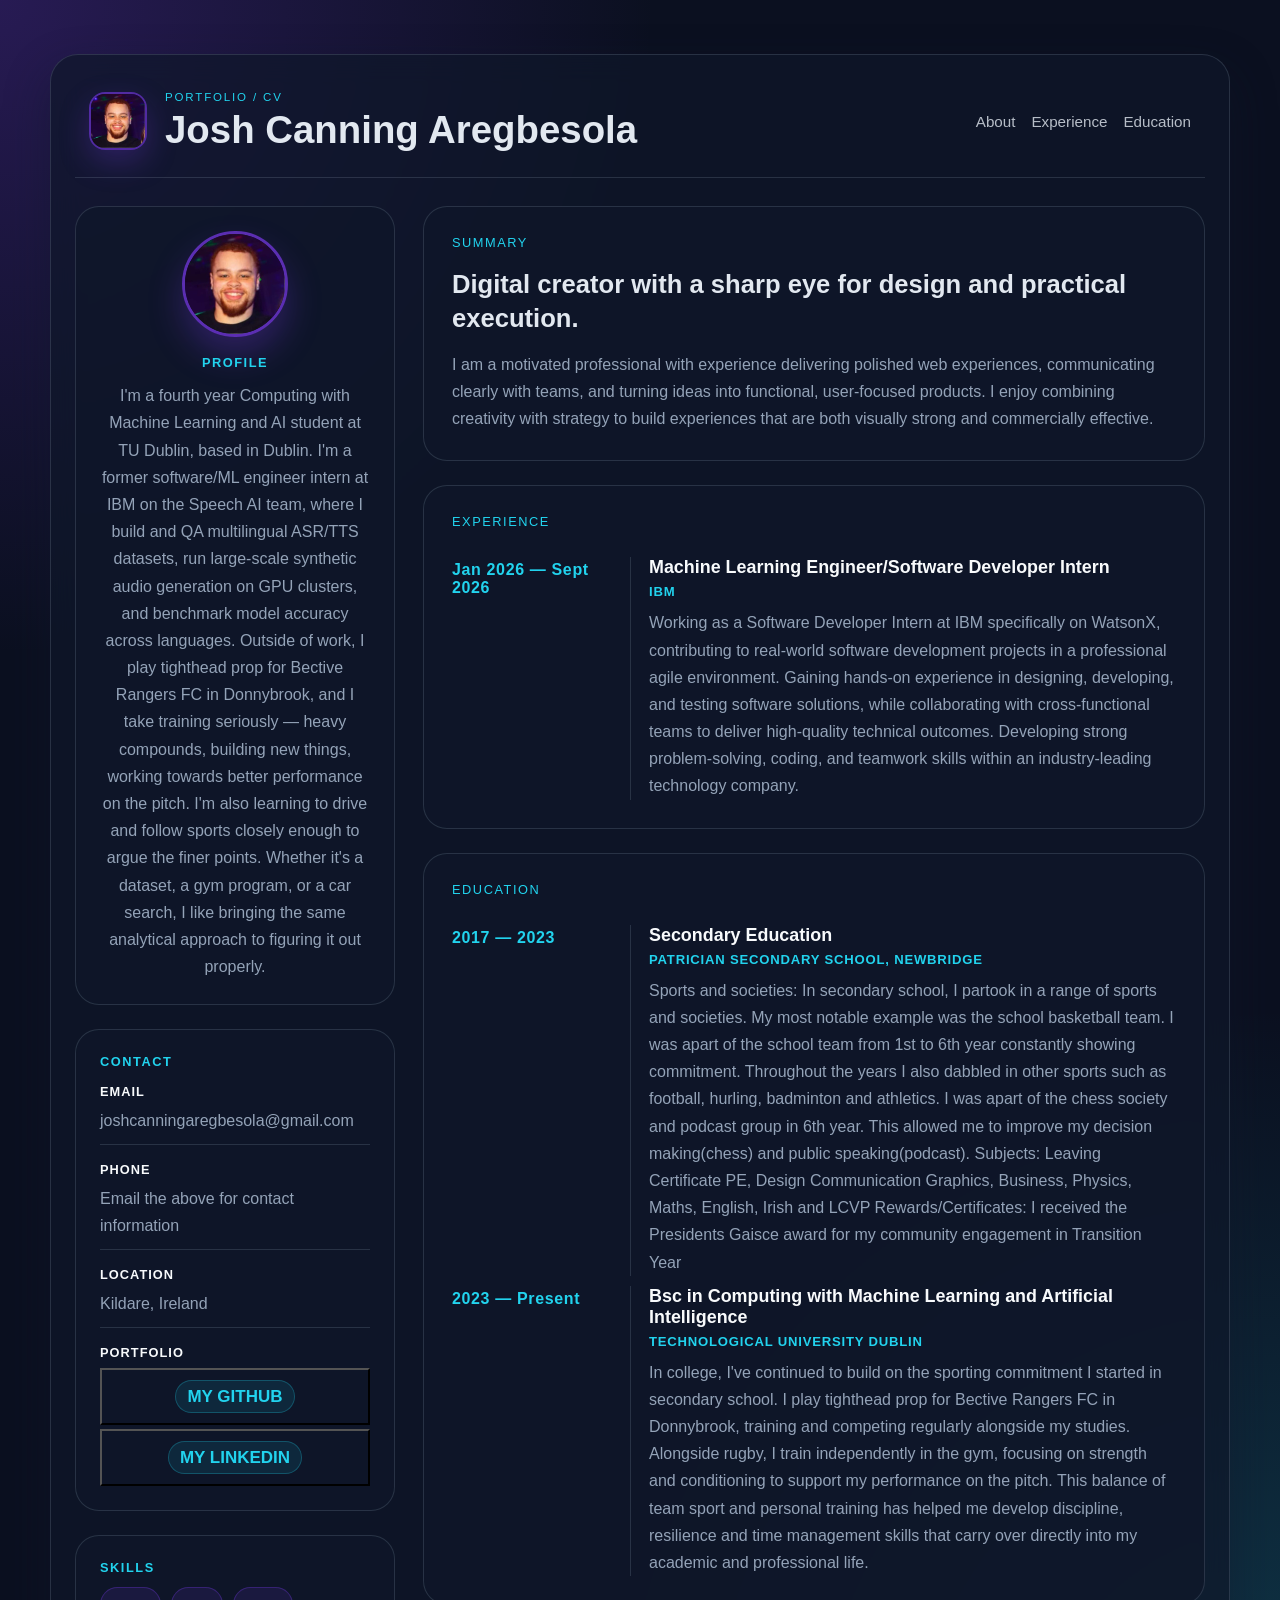
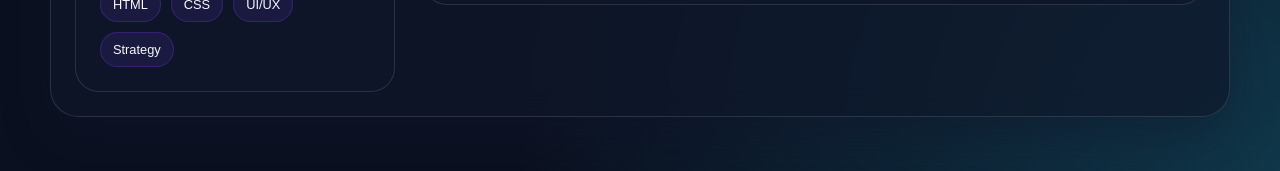
<file: index.html>
<!DOCTYPE html>
<html lang="en">
<head>
    <meta charset="UTF-8" />
    <meta name="viewport" content="width=device-width, initial-scale=1.0" />
    <title>Josh Canning Aregbesola | CV</title>
    <link rel="stylesheet" href="style.css" />
</head>
<body>
    <div class="page-shell">
        <header class="topbar">
            <div class="brand">
                <img src="me.jpg" alt="Josh Canning Aregbesola" class="brand-photo" />
                <div>
                    <p class="eyebrow">Portfolio / CV</p>
                    <h1>Josh Canning Aregbesola</h1>
                </div>
            </div>

            <nav class="nav" aria-label="Main navigation">
                <a href="#about">About</a>
                <a href="#experience">Experience</a>
                <a href="#education">Education</a>
            </nav>
        </header>

        <main class="cv-grid">
            <aside class="sidebar">
                <div class="profile-card">
                    <img src="me.jpg" alt="Josh Canning Aregbesola" class="profile-photo" />
                    <h2>Profile</h2>
                    <p>
                        I'm a fourth year Computing with Machine Learning and AI student at TU Dublin, based in Dublin. I'm a former software/ML engineer intern at IBM on the Speech AI team, where I build and QA multilingual ASR/TTS datasets, run large-scale synthetic audio generation on GPU clusters, and benchmark model accuracy across languages.

Outside of work, I play tighthead prop for Bective Rangers FC in Donnybrook, and I take training seriously — heavy compounds, building new things, working towards better performance on the pitch. I'm also learning to drive and follow sports closely enough to argue the finer points. Whether it's a dataset, a gym program, or a car search, I like bringing the same analytical approach to figuring it out properly.
                    </p>
                </div>

                <div class="info-group">
                    <h3>Contact</h3>
                    <ul>
                        <li><span>Email</span> joshcanningaregbesola@gmail.com</li>
                        <li><span>Phone</span> Email the above for contact information</li>
                        <li><span>Location</span> Kildare, Ireland</li>
                        <li><span>Portfolio</span> 
                            <button class="btn"><a href="https://github.com/JoshAregbesola" target="_blank" rel="noopener noreferrer">My GitHub</a></button>
                            <button class="btn"><a href="https://www.linkedin.com/in/josh-canning-aregbesola-69046429b/" target="_blank" rel="noopener noreferrer">My LinkedIn</a></button>
                        </li>
                    </ul>
                </div>

                <div class="info-group">
                    <h3>Skills</h3>
                    <div class="skills">
                        <span>HTML</span>
                        <span>CSS</span>
                        <span>UI/UX</span>
                        <span>Strategy</span>
                    </div>
                </div>
            </aside>

            <section class="content">
                <section id="about" class="card">
                    <div class="section-tag">Summary</div>
                    <h3>Digital creator with a sharp eye for design and practical execution.</h3>
                    <p>
                        I am a motivated professional with experience delivering polished web experiences,
                        communicating clearly with teams, and turning ideas into functional, user-focused products.
                        I enjoy combining creativity with strategy to build experiences that are both visually strong
                        and commercially effective.
                    </p>
                </section>

                <section id="experience" class="card">
                    <div class="section-tag">Experience</div>

                    <div class="timeline">
                        <article class="timeline-item">
                            <div class="date">Jan 2026 — Sept 2026</div>
                            <div class="details">
                                <h4>Machine Learning Engineer/Software Developer Intern</h4>
                                <h5 class="meta">IBM</h5>
                                <p>Working as a Software Developer Intern at IBM specifically on WatsonX, contributing to real-world software development projects in a professional agile environment. Gaining hands-on experience in designing, developing, and testing software solutions, while collaborating with cross-functional teams to deliver high-quality technical outcomes. Developing strong problem-solving, coding, and teamwork skills within an industry-leading technology company.</p>
                            </div>
                        </article>
                    </div>
                </section>

                <section id="education" class="card">
                    <div class="section-tag">Education</div>

                    <div class="timeline">
                        <article class="timeline-item">
                            <div class="date">2017 — 2023</div>
                            <div class="details">
                                <h4>Secondary Education</h4>
                                <h5 class="meta">Patrician Secondary School, Newbridge</h5>
                                <p>Sports and societies: In secondary school, I partook in a range of sports and societies. My most notable example was the school basketball team. I was apart of the school team from 1st to 6th year constantly showing commitment. Throughout the years I also dabbled in other sports such as football, hurling, badminton and athletics. I was apart of the chess society and podcast group in 6th year. This allowed me to improve my decision making(chess) and public speaking(podcast).

Subjects: Leaving Certificate PE, Design Communication Graphics, Business, Physics, Maths, English, Irish and LCVP

Rewards/Certificates: I received the Presidents Gaisce award for my community engagement in Transition Year</p>
                            </div>
                        </article>
                    </div>

                    <div class="timeline">
                        <article class="timeline-item">
                            <div class="date">2023 — Present</div>
                            <div class="details">
                                <h4>Bsc in Computing with Machine Learning and Artificial Intelligence</h4>
                                <h5 class="meta">Technological University Dublin</h5>
                                <p>In college, I've continued to build on the sporting commitment I started in secondary school. I play tighthead prop for Bective Rangers FC in Donnybrook, training and competing regularly alongside my studies. Alongside rugby, I train independently in the gym, focusing on strength and conditioning to support my performance on the pitch. This balance of team sport and personal training has helped me develop discipline, resilience and time management skills that carry over directly into my academic and professional life.</p>
                            </div>
                        </article>
                    </div>
                </section>
            </section>
        </main>
    </div>
</body>
</html>
</file>
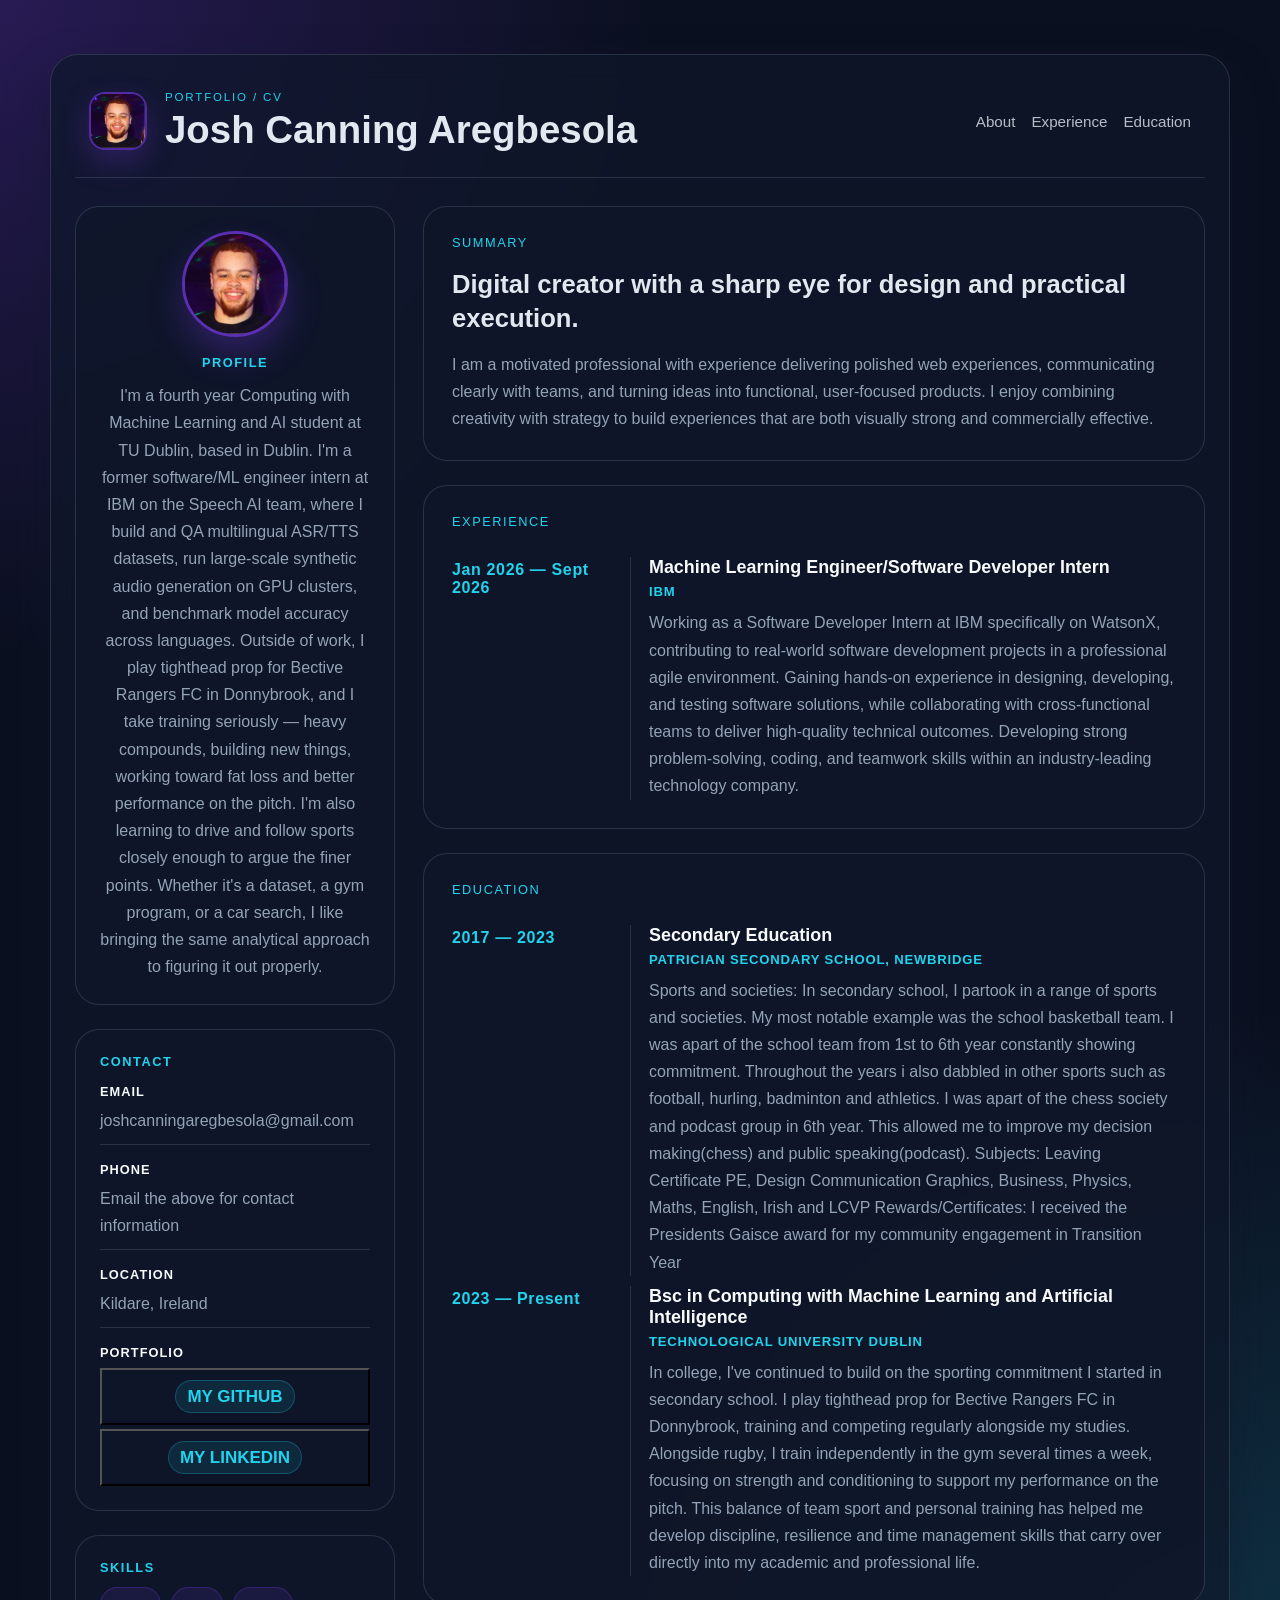
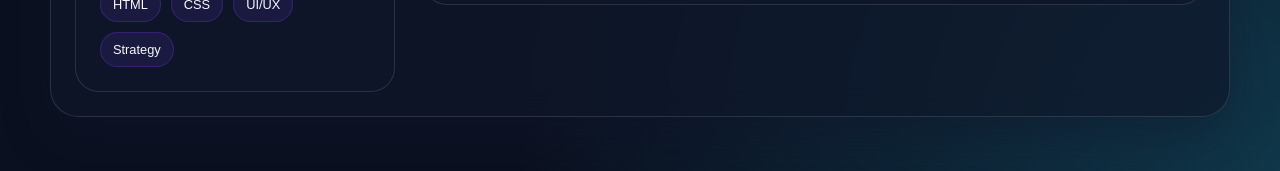
<file: Personal_page.html>
<!DOCTYPE html>
<html lang="en">
<head>
    <meta charset="UTF-8" />
    <meta name="viewport" content="width=device-width, initial-scale=1.0" />
    <title>Josh Canning Aregbesola | CV</title>
    <link rel="stylesheet" href="style.css" />
</head>
<body>
    <div class="page-shell">
        <header class="topbar">
            <div class="brand">
                <img src="me.jpg" alt="Josh Canning Aregbesola" class="brand-photo" />
                <div>
                    <p class="eyebrow">Portfolio / CV</p>
                    <h1>Josh Canning Aregbesola</h1>
                </div>
            </div>

            <nav class="nav" aria-label="Main navigation">
                <a href="#about">About</a>
                <a href="#experience">Experience</a>
                <a href="#education">Education</a>
            </nav>
        </header>

        <main class="cv-grid">
            <aside class="sidebar">
                <div class="profile-card">
                    <img src="me.jpg" alt="Josh Canning Aregbesola" class="profile-photo" />
                    <h2>Profile</h2>
                    <p>
                        I'm a fourth year Computing with Machine Learning and AI student at TU Dublin, based in Dublin. I'm a former software/ML engineer intern at IBM on the Speech AI team, where I build and QA multilingual ASR/TTS datasets, run large-scale synthetic audio generation on GPU clusters, and benchmark model accuracy across languages.

Outside of work, I play tighthead prop for Bective Rangers FC in Donnybrook, and I take training seriously — heavy compounds, building new things, working toward fat loss and better performance on the pitch. I'm also learning to drive and follow sports closely enough to argue the finer points. Whether it's a dataset, a gym program, or a car search, I like bringing the same analytical approach to figuring it out properly.
                    </p>
                </div>

                <div class="info-group">
                    <h3>Contact</h3>
                    <ul>
                        <li><span>Email</span> joshcanningaregbesola@gmail.com</li>
                        <li><span>Phone</span> Email the above for contact information</li>
                        <li><span>Location</span> Kildare, Ireland</li>
                        <li><span>Portfolio</span> 
                            <button class="btn"><a href="https://github.com/JoshAregbesola" target="_blank" rel="noopener noreferrer">My GitHub</a></button>
                            <button class="btn"><a href="https://www.linkedin.com/in/josh-canning-aregbesola-69046429b/" target="_blank" rel="noopener noreferrer">My LinkedIn</a></button>
                        </li>
                    </ul>
                </div>

                <div class="info-group">
                    <h3>Skills</h3>
                    <div class="skills">
                        <span>HTML</span>
                        <span>CSS</span>
                        <span>UI/UX</span>
                        <span>Strategy</span>
                    </div>
                </div>
            </aside>

            <section class="content">
                <section id="about" class="card">
                    <div class="section-tag">Summary</div>
                    <h3>Digital creator with a sharp eye for design and practical execution.</h3>
                    <p>
                        I am a motivated professional with experience delivering polished web experiences,
                        communicating clearly with teams, and turning ideas into functional, user-focused products.
                        I enjoy combining creativity with strategy to build experiences that are both visually strong
                        and commercially effective.
                    </p>
                </section>

                <section id="experience" class="card">
                    <div class="section-tag">Experience</div>

                    <div class="timeline">
                        <article class="timeline-item">
                            <div class="date">Jan 2026 — Sept 2026</div>
                            <div class="details">
                                <h4>Machine Learning Engineer/Software Developer Intern</h4>
                                <h5 class="meta">IBM</h5>
                                <p>Working as a Software Developer Intern at IBM specifically on WatsonX, contributing to real-world software development projects in a professional agile environment. Gaining hands-on experience in designing, developing, and testing software solutions, while collaborating with cross-functional teams to deliver high-quality technical outcomes. Developing strong problem-solving, coding, and teamwork skills within an industry-leading technology company.</p>
                            </div>
                        </article>
                    </div>
                </section>

                <section id="education" class="card">
                    <div class="section-tag">Education</div>

                    <div class="timeline">
                        <article class="timeline-item">
                            <div class="date">2017 — 2023</div>
                            <div class="details">
                                <h4>Secondary Education</h4>
                                <h5 class="meta">Patrician Secondary School, Newbridge</h5>
                                <p>Sports and societies: In secondary school, I partook in a range of sports and societies. My most notable example was the school basketball team. I was apart of the school team from 1st to 6th year constantly showing commitment. Throughout the years i also dabbled in other sports such as football, hurling, badminton and athletics. I was apart of the chess society and podcast group in 6th year. This allowed me to improve my decision making(chess) and public speaking(podcast).

Subjects: Leaving Certificate PE, Design Communication Graphics, Business, Physics, Maths, English, Irish and LCVP

Rewards/Certificates: I received the Presidents Gaisce award for my community engagement in Transition Year</p>
                            </div>
                        </article>
                    </div>

                    <div class="timeline">
                        <article class="timeline-item">
                            <div class="date">2023 — Present</div>
                            <div class="details">
                                <h4>Bsc in Computing with Machine Learning and Artificial Intelligence</h4>
                                <h5 class="meta">Technological University Dublin</h5>
                                <p>In college, I've continued to build on the sporting commitment I started in secondary school. I play tighthead prop for Bective Rangers FC in Donnybrook, training and competing regularly alongside my studies. Alongside rugby, I train independently in the gym several times a week, focusing on strength and conditioning to support my performance on the pitch. This balance of team sport and personal training has helped me develop discipline, resilience and time management skills that carry over directly into my academic and professional life.</p>
                            </div>
                        </article>
                    </div>
                </section>
            </section>
        </main>
    </div>
</body>
</html>
</file>
<file: style.css>
:root {
    --bg: #0b1020;
    --panel: rgba(17, 24, 39, 0.82);
    --panel-soft: #f8fafc;
    --line: rgba(148, 163, 184, 0.2);
    --text: #e2e8f0;
    --muted: #94a3b8;
    --brand: #7c3aed;
    --brand-2: #22d3ee;
    --highlight: #f8fafc;
    --shadow: 0 20px 45px rgba(15, 23, 42, 0.45);
}

* {
    box-sizing: border-box;
}

html {
    scroll-behavior: smooth;
}

body {
    margin: 0;
    min-height: 100vh;
    font-family: "Segoe UI", Tahoma, Geneva, Verdana, sans-serif;
    background:
        radial-gradient(circle at top left, rgba(124, 58, 237, 0.25), transparent 30%),
        radial-gradient(circle at bottom right, rgba(34, 211, 238, 0.2), transparent 35%),
        var(--bg);
    color: var(--text);
}

img {
    max-width: 100%;
    display: block;
}

.page-shell {
    width: min(1180px, calc(100% - 40px));
    margin: 54px auto;
    padding: 24px;
    border: 1px solid var(--line);
    border-radius: 28px;
    background: rgba(15, 23, 42, 0.7);
    backdrop-filter: blur(14px);
    box-shadow: var(--shadow);
}

.topbar {
    display: flex;
    align-items: center;
    justify-content: space-between;
    gap: 24px;
    padding: 12px 14px 26px;
    border-bottom: 1px solid var(--line);
}

.brand {
    display: flex;
    align-items: center;
    gap: 18px;
}

.brand-photo {
    width: 58px;
    height: 58px;
    object-fit: cover;
    border-radius: 16px;
    display: block;
    border: 2px solid rgba(124, 58, 237, 0.6);
    box-shadow: 0 12px 30px rgba(124, 58, 237, 0.25);
}

.initials {
    width: 58px;
    height: 58px;
    display: grid;
    place-items: center;
    border-radius: 18px;
    font-weight: 700;
    letter-spacing: 0.08em;
    background: linear-gradient(135deg, var(--brand), var(--brand-2));
    color: white;
    box-shadow: 0 12px 30px rgba(124, 58, 237, 0.4);
}

.eyebrow {
    margin: 0 0 6px;
    font-size: 0.72rem;
    text-transform: uppercase;
    letter-spacing: 0.16em;
    color: var(--brand-2);
}

h1 {
    margin: 0;
    font-size: clamp(1.8rem, 3vw, 2.8rem);
    line-height: 1.1;
}

.nav {
    display: flex;
    flex-wrap: wrap;
    gap: 16px;
}

.nav a {
    color: var(--text);
    text-decoration: none;
    font-size: 0.95rem;
    opacity: 0.8;
    transition: opacity 0.2s ease;
}

.nav a:hover {
    opacity: 1;
}

.info-group a {
    color: var(--brand-2);
    text-decoration: none;
    font-weight: 600;
    display: inline-flex;
    align-items: center;
    padding: 0.35rem 0.7rem;
    border-radius: 999px;
    background: rgba(34, 211, 238, 0.1);
    border: 1px solid rgba(34, 211, 238, 0.25);
    transition: all 0.2s ease;
}

.info-group a:hover {
    background: rgba(34, 211, 238, 0.18);
    transform: translateY(-1px);
    box-shadow: 0 8px 20px rgba(34, 211, 238, 0.12);
}

.cv-grid {
    display: grid;
    grid-template-columns: 320px 1fr;
    gap: 28px;
    padding-top: 28px;
}

.sidebar,
.content {
    display: flex;
    flex-direction: column;
    gap: 24px;
}

.profile-card,
.info-group,
.card {
    background: rgba(15, 23, 42, 0.7);
    border: 1px solid var(--line);
    border-radius: 24px;
    padding: 24px;
}

.profile-card {
    text-align: center;
}

.profile-photo {
    width: 106px;
    height: 106px;
    margin: 0 auto 18px;
    border-radius: 50%;
    object-fit: cover;
    display: block;
    border: 3px solid rgba(124, 58, 237, 0.7);
    box-shadow: 0 18px 34px rgba(124, 58, 237, 0.28);
}

.profile-card h2,
.info-group h3,
.section-tag {
    margin: 0 0 12px;
    font-size: 0.8rem;
    letter-spacing: 0.12em;
    text-transform: uppercase;
    color: var(--brand-2);
}

.profile-card p,
.card p,
.info-group li {
    margin: 0;
    color: var(--muted);
    line-height: 1.7;
}

.info-group ul {
    list-style: none;
    margin: 0;
    padding: 0;
    display: flex;
    flex-direction: column;
    gap: 14px;
}

.info-group li {
    display: flex;
    flex-direction: column;
    gap: 4px;
    padding-bottom: 10px;
    border-bottom: 1px solid var(--line);
}

.info-group li:last-child {
    border-bottom: none;
    padding-bottom: 0;
}

.info-group li span {
    color: var(--highlight);
    font-weight: 600;
    font-size: 0.8rem;
    text-transform: uppercase;
    letter-spacing: 0.08em;
}

.skills {
    display: flex;
    flex-wrap: wrap;
    gap: 10px;
}

.skills span {
    padding: 9px 12px;
    border-radius: 999px;
    background: rgba(124, 58, 237, 0.12);
    border: 1px solid rgba(124, 58, 237, 0.3);
    color: var(--highlight);
    font-size: 0.8rem;
}

.card {
    padding: 28px;
}

.section-tag {
    margin-bottom: 18px;
}

.card h3 {
    margin: 0 0 16px;
    font-size: clamp(1.3rem, 2vw, 1.8rem);
    line-height: 1.3;
}

.timeline {
    display: flex;
    flex-direction: column;
    gap: 22px;
}

.timeline-item {
    display: grid;
    grid-template-columns: 160px 1fr;
    gap: 18px;
    padding-top: 10px;
}

.date {
    color: var(--brand-2);
    font-weight: 700;
    letter-spacing: 0.04em;
    padding-top: 4px;
}

.details {
    border-left: 1px solid var(--line);
    padding-left: 18px;
}

.details h4 {
    margin: 0 0 6px;
    font-size: 1.12rem;
    color: var(--highlight);
}

.meta {
    margin: 0 0 10px;
    color: var(--brand-2);
    font-size: 0.82rem;
    font-weight: 600;
    letter-spacing: 0.06em;
    text-transform: uppercase;
}

@media (max-width: 860px) {
    .topbar {
        flex-direction: column;
        align-items: flex-start;
    }

    .cv-grid {
        grid-template-columns: 1fr;
    }
}

@media (max-width: 560px) {
    .page-shell {
        width: min(100% - 20px, 100%);
        margin: 24px auto;
        padding: 18px;
    }

    .brand {
        align-items: flex-start;
    }

    .timeline-item {
        grid-template-columns: 1fr;
    }

    .details {
        border-left: none;
        padding-left: 0;
        border-top: 1px solid var(--line);
        padding-top: 16px;
    }
}

.btn {
  color: purple;
  text-transform: uppercase;
  text-decoration: none;
  padding: 10px 20px;
  font-size: 17px;
  cursor: pointer;
  font-weight: bold;
  background: transparent;
  position: relative;
  transition: all 1s;
  overflow: hidden;
}

.btn:hover {
  color: white;
}

.btn::before {
  content: "";
  position: absolute;
  height: 100%;
  width: 0%;
  top: 0;
  left: -40px;
  transform: skewX(45deg);
  background-color: rgb(55, 0, 128);
  z-index: -1;
  transition: all 1s;
}

.btn:hover::before {
  width: 160%;
}
</file>
